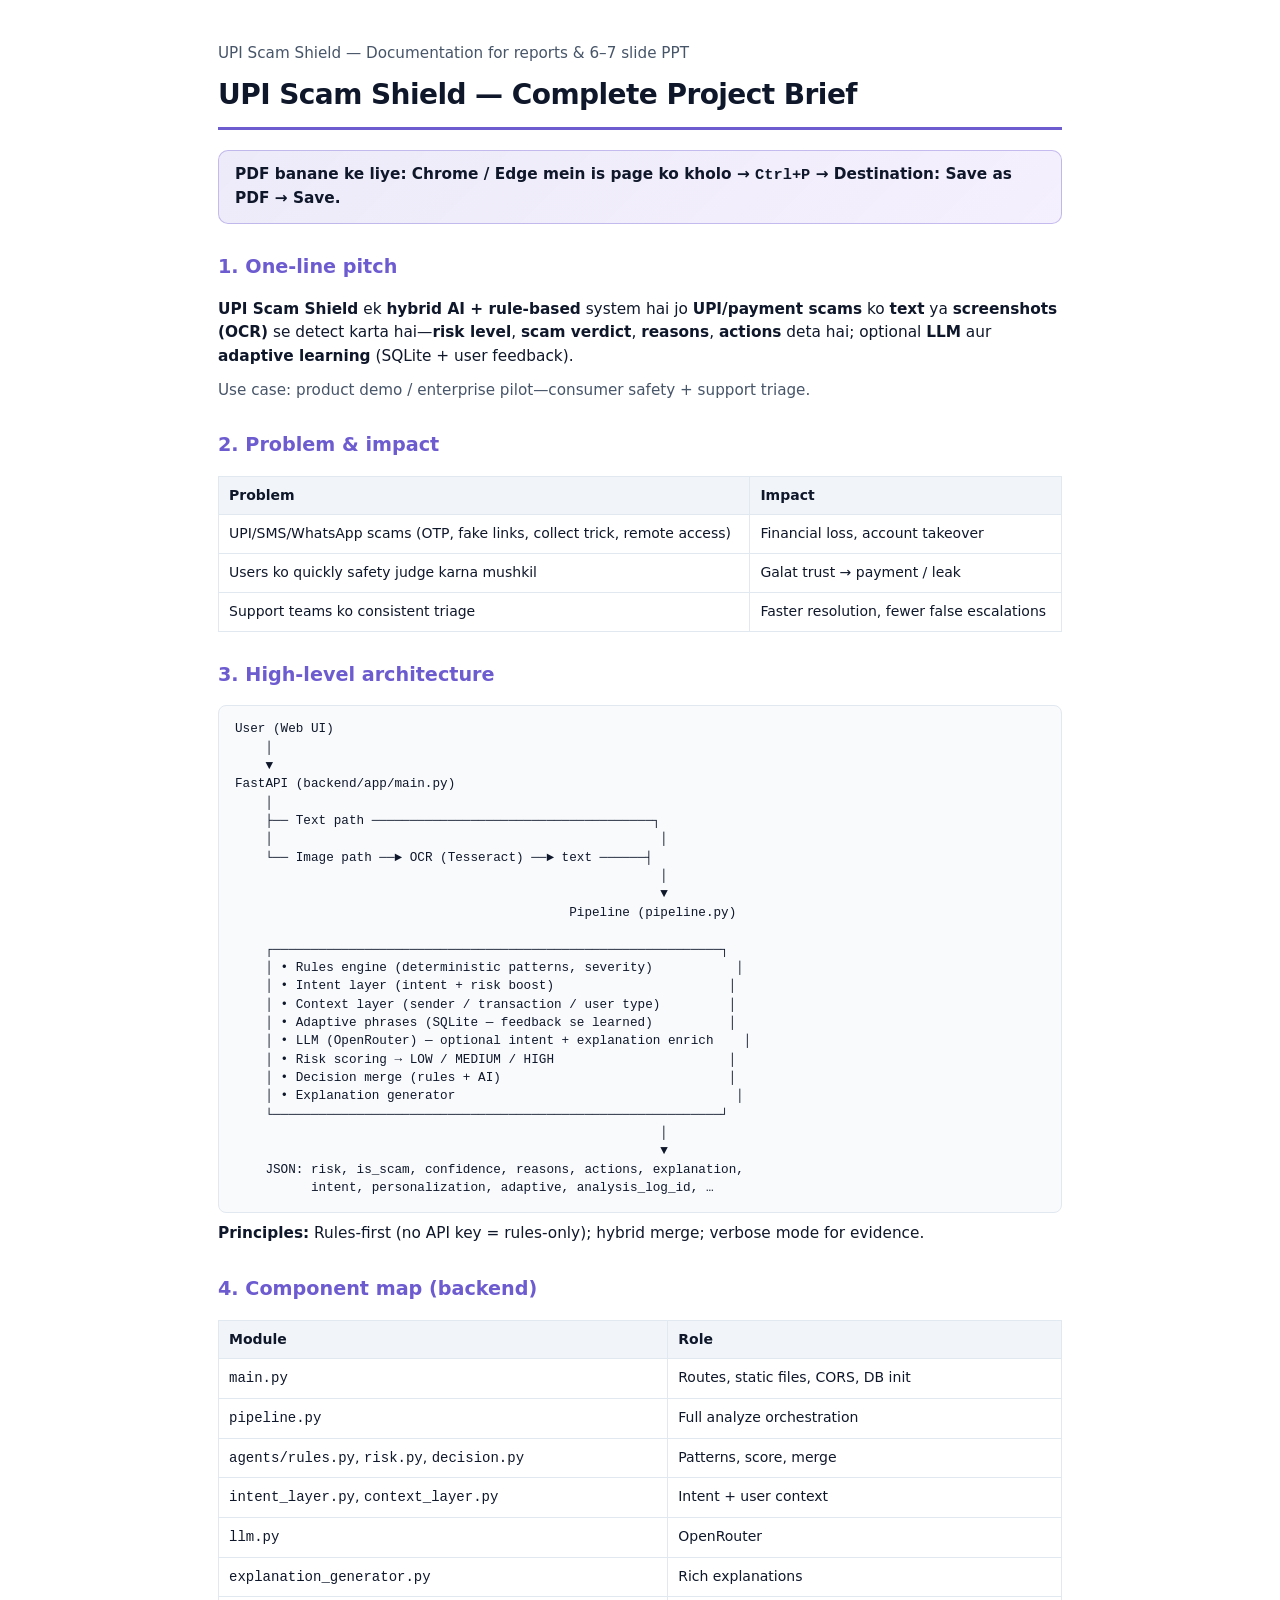
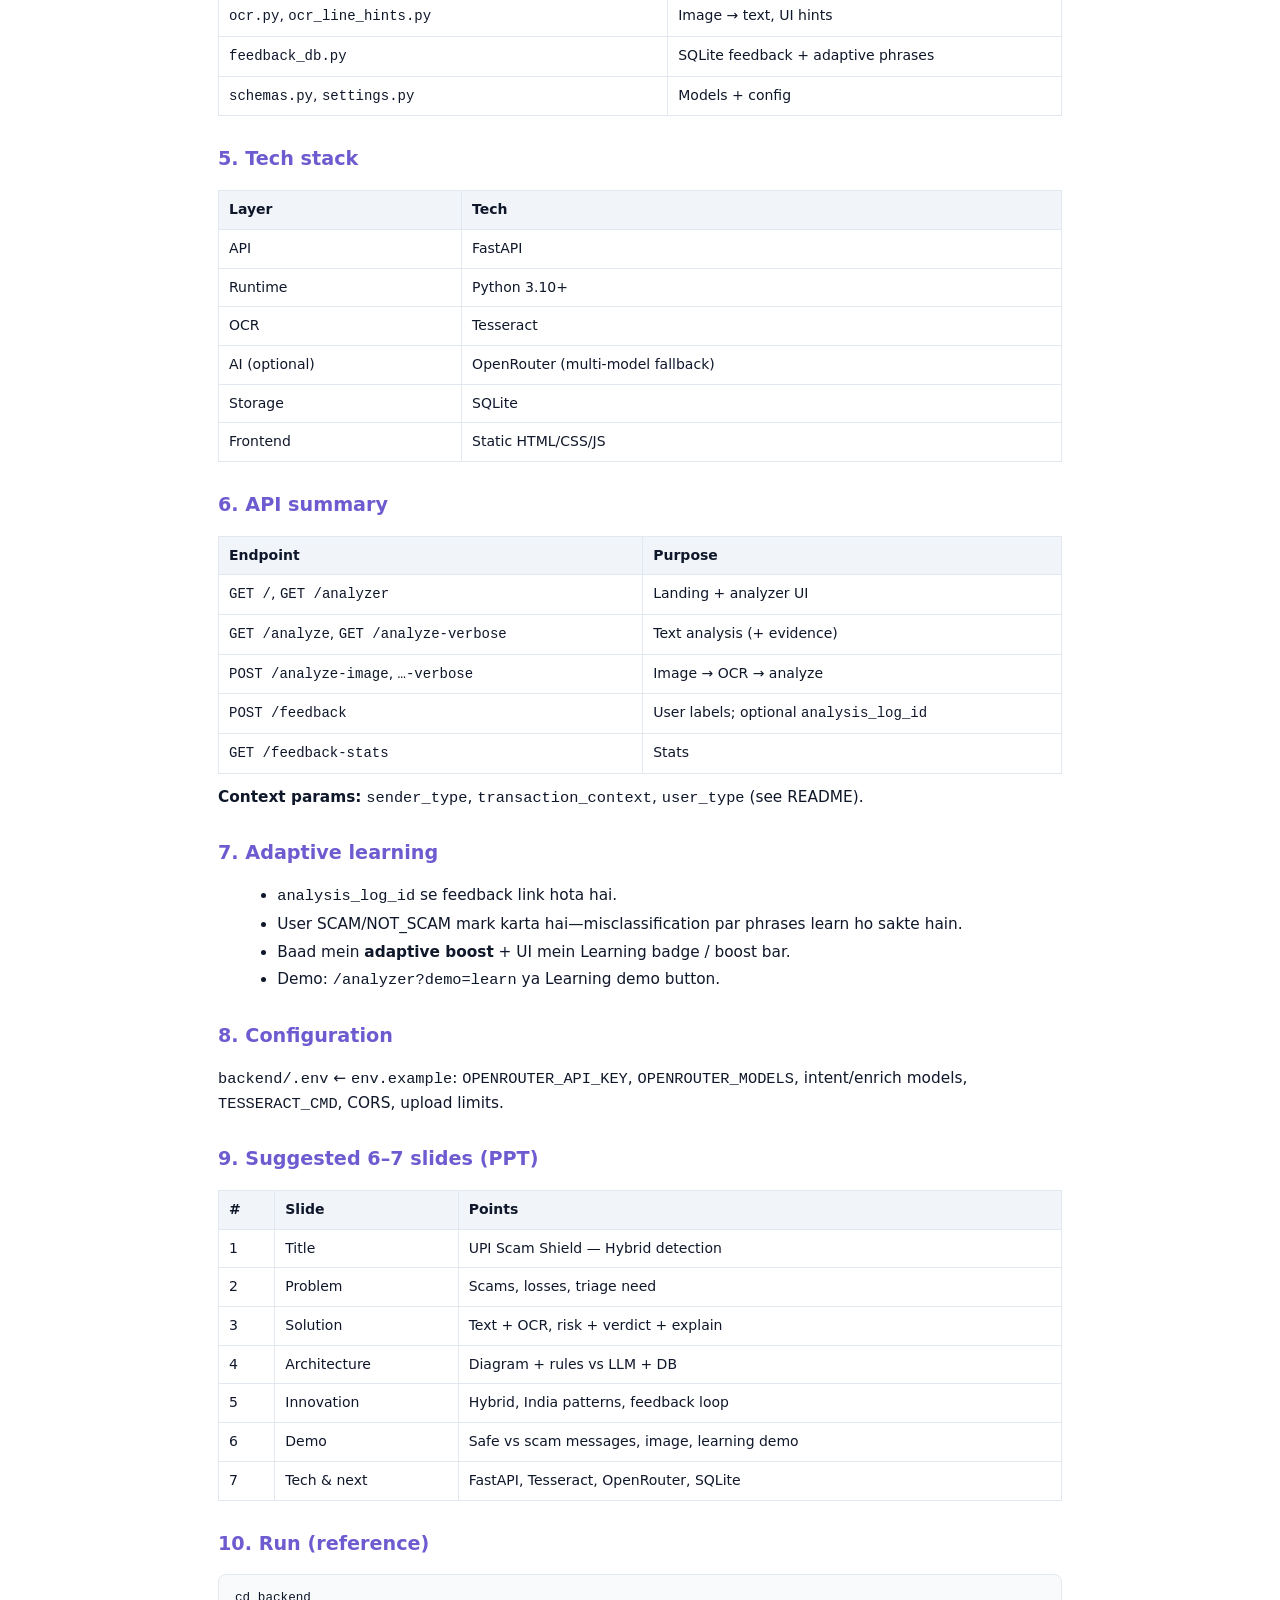
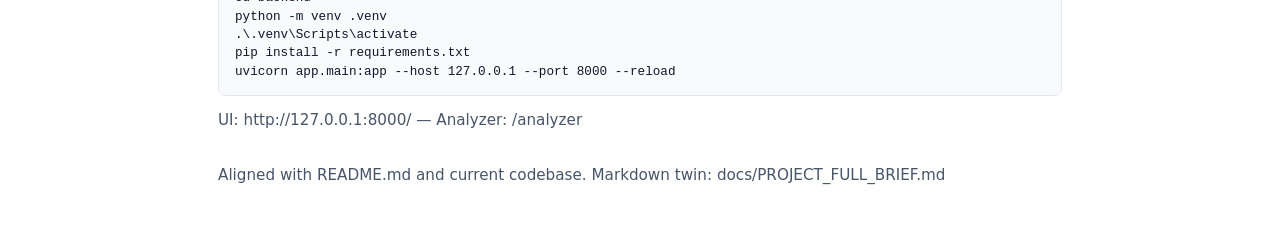
<file: docs/PROJECT_FULL_BRIEF.html>
<!DOCTYPE html>
<html lang="en">
<head>
  <meta charset="utf-8" />
  <meta name="viewport" content="width=device-width, initial-scale=1" />
  <title>UPI Scam Shield — Project Brief (Print to PDF)</title>
  <style>
    :root {
      --ink: #0f172a;
      --muted: #475569;
      --border: #e2e8f0;
      --accent: #6d5bd0;
      --bg: #ffffff;
    }
    * { box-sizing: border-box; }
    body {
      font-family: "Segoe UI", system-ui, -apple-system, sans-serif;
      color: var(--ink);
      background: var(--bg);
      line-height: 1.55;
      max-width: 900px;
      margin: 0 auto;
      padding: 32px 28px 48px;
      font-size: 11.5pt;
    }
    h1 {
      font-size: 1.75rem;
      font-weight: 800;
      letter-spacing: -0.02em;
      border-bottom: 3px solid var(--accent);
      padding-bottom: 10px;
      margin-top: 0;
    }
    h2 {
      font-size: 1.2rem;
      font-weight: 800;
      margin-top: 1.75rem;
      color: var(--accent);
    }
    h3 { font-size: 1.05rem; margin-top: 1.25rem; }
    p { margin: 0.6rem 0; color: var(--ink); }
    .muted { color: var(--muted); font-size: 0.95rem; }
    pre, .diagram {
      background: #f8fafc;
      border: 1px solid var(--border);
      border-radius: 8px;
      padding: 14px 16px;
      overflow-x: auto;
      font-family: "Consolas", "Cascadia Code", monospace;
      font-size: 9.5pt;
      line-height: 1.45;
      white-space: pre-wrap;
    }
    table {
      width: 100%;
      border-collapse: collapse;
      margin: 12px 0;
      font-size: 10.5pt;
    }
    th, td {
      border: 1px solid var(--border);
      padding: 8px 10px;
      text-align: left;
      vertical-align: top;
    }
    th { background: #f1f5f9; font-weight: 700; }
    ul { margin: 0.4rem 0 0.6rem 1.2rem; }
    li { margin: 0.25rem 0; }
    .print-hint {
      background: linear-gradient(135deg, rgba(109,91,208,0.12), rgba(124,58,237,0.08));
      border: 1px solid rgba(109,91,208,0.35);
      border-radius: 10px;
      padding: 12px 16px;
      margin: 20px 0;
      font-weight: 600;
    }
    @media print {
      body { padding: 12mm 14mm; font-size: 10.5pt; max-width: 100%; }
      h1 { font-size: 1.5rem; }
      h2 { page-break-after: avoid; }
      pre, .diagram, table { page-break-inside: avoid; }
      .print-hint { border: 1px solid #ccc; background: #f9f9f9; }
      a { color: inherit; text-decoration: none; }
    }
  </style>
</head>
<body>

  <p class="muted" style="margin-bottom:8px;">UPI Scam Shield — Documentation for reports &amp; 6–7 slide PPT</p>
  <h1>UPI Scam Shield — Complete Project Brief</h1>

  <div class="print-hint">
    <strong>PDF banane ke liye:</strong> Chrome / Edge mein is page ko kholo → <kbd>Ctrl+P</kbd> → Destination: <strong>Save as PDF</strong> → Save.
  </div>

  <h2>1. One-line pitch</h2>
  <p><strong>UPI Scam Shield</strong> ek <strong>hybrid AI + rule-based</strong> system hai jo <strong>UPI/payment scams</strong> ko <strong>text</strong> ya <strong>screenshots (OCR)</strong> se detect karta hai—<strong>risk level</strong>, <strong>scam verdict</strong>, <strong>reasons</strong>, <strong>actions</strong> deta hai; optional <strong>LLM</strong> aur <strong>adaptive learning</strong> (SQLite + user feedback).</p>
  <p class="muted">Use case: product demo / enterprise pilot—consumer safety + support triage.</p>

  <h2>2. Problem &amp; impact</h2>
  <table>
    <tr><th>Problem</th><th>Impact</th></tr>
    <tr><td>UPI/SMS/WhatsApp scams (OTP, fake links, collect trick, remote access)</td><td>Financial loss, account takeover</td></tr>
    <tr><td>Users ko quickly safety judge karna mushkil</td><td>Galat trust → payment / leak</td></tr>
    <tr><td>Support teams ko consistent triage</td><td>Faster resolution, fewer false escalations</td></tr>
  </table>

  <h2>3. High-level architecture</h2>
  <div class="diagram">User (Web UI)
    │
    ▼
FastAPI (backend/app/main.py)
    │
    ├── Text path ─────────────────────────────────────┐
    │                                                   │
    └── Image path ──► OCR (Tesseract) ──► text ──────┤
                                                        │
                                                        ▼
                                            Pipeline (pipeline.py)

    ┌───────────────────────────────────────────────────────────┐
    │ • Rules engine (deterministic patterns, severity)           │
    │ • Intent layer (intent + risk boost)                       │
    │ • Context layer (sender / transaction / user type)         │
    │ • Adaptive phrases (SQLite — feedback se learned)          │
    │ • LLM (OpenRouter) — optional intent + explanation enrich    │
    │ • Risk scoring → LOW / MEDIUM / HIGH                       │
    │ • Decision merge (rules + AI)                              │
    │ • Explanation generator                                     │
    └───────────────────────────────────────────────────────────┘
                                                        │
                                                        ▼
    JSON: risk, is_scam, confidence, reasons, actions, explanation,
          intent, personalization, adaptive, analysis_log_id, …</div>
  <p><strong>Principles:</strong> Rules-first (no API key = rules-only); hybrid merge; verbose mode for evidence.</p>

  <h2>4. Component map (backend)</h2>
  <table>
    <tr><th>Module</th><th>Role</th></tr>
    <tr><td><code>main.py</code></td><td>Routes, static files, CORS, DB init</td></tr>
    <tr><td><code>pipeline.py</code></td><td>Full analyze orchestration</td></tr>
    <tr><td><code>agents/rules.py</code>, <code>risk.py</code>, <code>decision.py</code></td><td>Patterns, score, merge</td></tr>
    <tr><td><code>intent_layer.py</code>, <code>context_layer.py</code></td><td>Intent + user context</td></tr>
    <tr><td><code>llm.py</code></td><td>OpenRouter</td></tr>
    <tr><td><code>explanation_generator.py</code></td><td>Rich explanations</td></tr>
    <tr><td><code>ocr.py</code>, <code>ocr_line_hints.py</code></td><td>Image → text, UI hints</td></tr>
    <tr><td><code>feedback_db.py</code></td><td>SQLite feedback + adaptive phrases</td></tr>
    <tr><td><code>schemas.py</code>, <code>settings.py</code></td><td>Models + config</td></tr>
  </table>

  <h2>5. Tech stack</h2>
  <table>
    <tr><th>Layer</th><th>Tech</th></tr>
    <tr><td>API</td><td>FastAPI</td></tr>
    <tr><td>Runtime</td><td>Python 3.10+</td></tr>
    <tr><td>OCR</td><td>Tesseract</td></tr>
    <tr><td>AI (optional)</td><td>OpenRouter (multi-model fallback)</td></tr>
    <tr><td>Storage</td><td>SQLite</td></tr>
    <tr><td>Frontend</td><td>Static HTML/CSS/JS</td></tr>
  </table>

  <h2>6. API summary</h2>
  <table>
    <tr><th>Endpoint</th><th>Purpose</th></tr>
    <tr><td><code>GET /</code>, <code>GET /analyzer</code></td><td>Landing + analyzer UI</td></tr>
    <tr><td><code>GET /analyze</code>, <code>GET /analyze-verbose</code></td><td>Text analysis (+ evidence)</td></tr>
    <tr><td><code>POST /analyze-image</code>, <code>…-verbose</code></td><td>Image → OCR → analyze</td></tr>
    <tr><td><code>POST /feedback</code></td><td>User labels; optional <code>analysis_log_id</code></td></tr>
    <tr><td><code>GET /feedback-stats</code></td><td>Stats</td></tr>
  </table>
  <p><strong>Context params:</strong> <code>sender_type</code>, <code>transaction_context</code>, <code>user_type</code> (see README).</p>

  <h2>7. Adaptive learning</h2>
  <ul>
    <li><code>analysis_log_id</code> se feedback link hota hai.</li>
    <li>User SCAM/NOT_SCAM mark karta hai—misclassification par phrases learn ho sakte hain.</li>
    <li>Baad mein <strong>adaptive boost</strong> + UI mein Learning badge / boost bar.</li>
    <li>Demo: <code>/analyzer?demo=learn</code> ya Learning demo button.</li>
  </ul>

  <h2>8. Configuration</h2>
  <p><code>backend/.env</code> ← <code>env.example</code>: <code>OPENROUTER_API_KEY</code>, <code>OPENROUTER_MODELS</code>, intent/enrich models, <code>TESSERACT_CMD</code>, CORS, upload limits.</p>

  <h2>9. Suggested 6–7 slides (PPT)</h2>
  <table>
    <tr><th>#</th><th>Slide</th><th>Points</th></tr>
    <tr><td>1</td><td>Title</td><td>UPI Scam Shield — Hybrid detection</td></tr>
    <tr><td>2</td><td>Problem</td><td>Scams, losses, triage need</td></tr>
    <tr><td>3</td><td>Solution</td><td>Text + OCR, risk + verdict + explain</td></tr>
    <tr><td>4</td><td>Architecture</td><td>Diagram + rules vs LLM + DB</td></tr>
    <tr><td>5</td><td>Innovation</td><td>Hybrid, India patterns, feedback loop</td></tr>
    <tr><td>6</td><td>Demo</td><td>Safe vs scam messages, image, learning demo</td></tr>
    <tr><td>7</td><td>Tech &amp; next</td><td>FastAPI, Tesseract, OpenRouter, SQLite</td></tr>
  </table>

  <h2>10. Run (reference)</h2>
  <pre>cd backend
python -m venv .venv
.\.venv\Scripts\activate
pip install -r requirements.txt
uvicorn app.main:app --host 127.0.0.1 --port 8000 --reload</pre>
  <p class="muted">UI: http://127.0.0.1:8000/ — Analyzer: /analyzer</p>

  <p class="muted" style="margin-top:2rem;">Aligned with README.md and current codebase. Markdown twin: docs/PROJECT_FULL_BRIEF.md</p>

</body>
</html>
</file>
